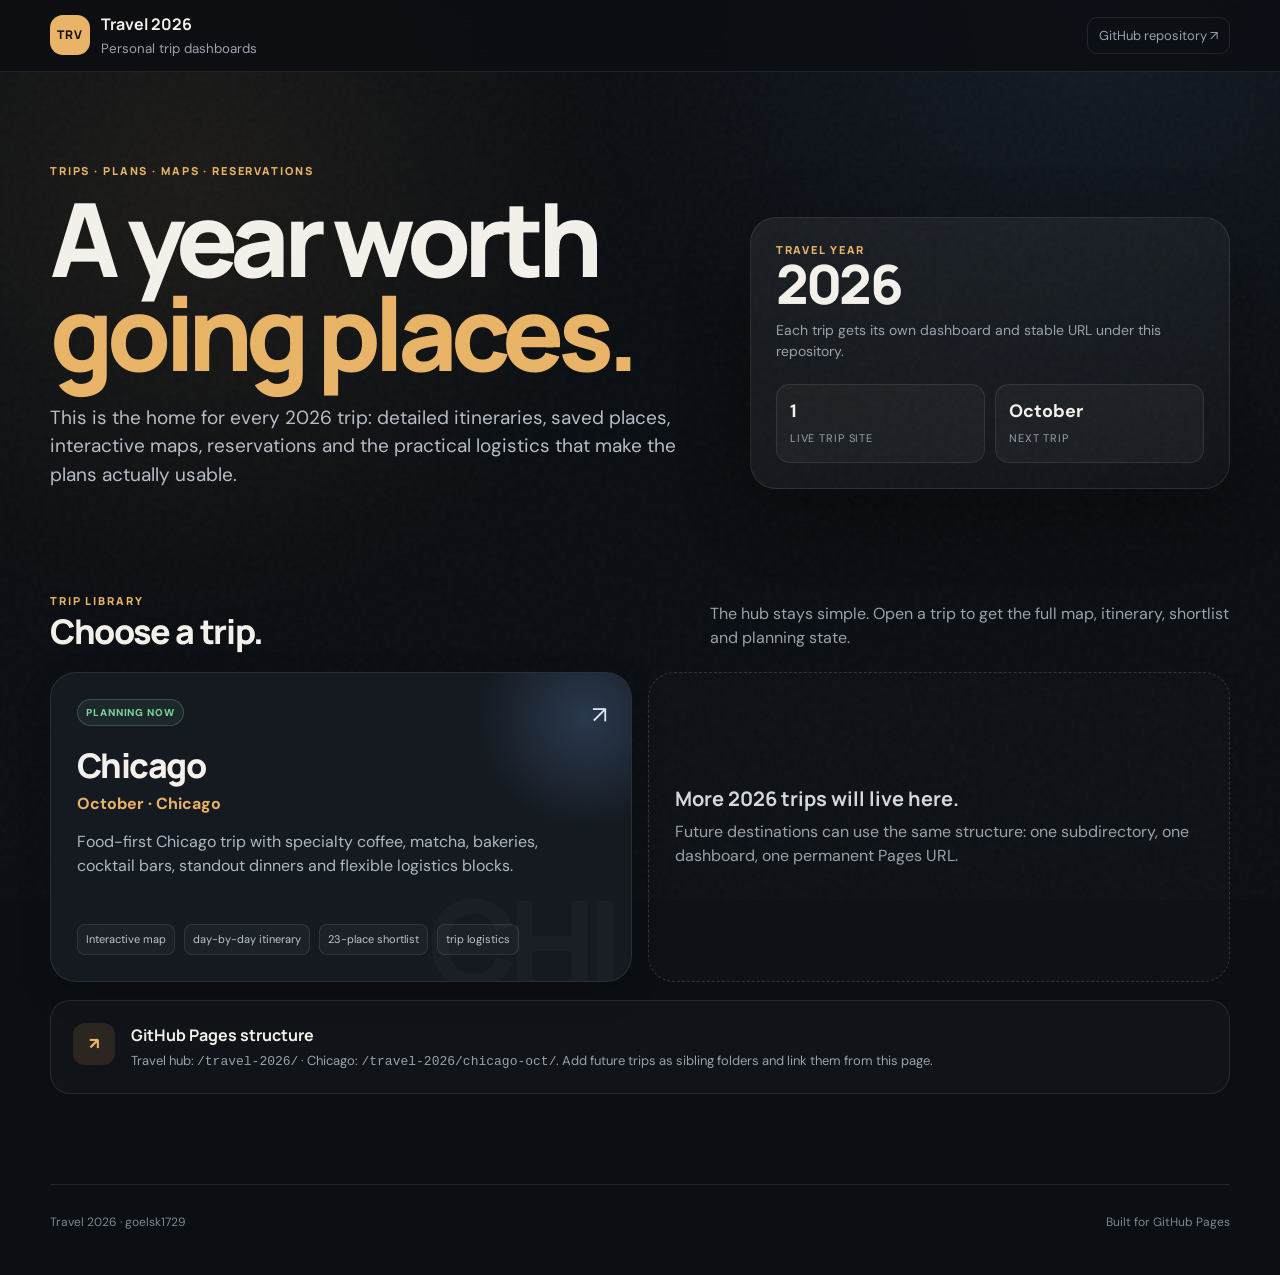
<file: index.html>
<!doctype html>
<html lang="en">
<head>
<meta charset="utf-8" />
<meta name="viewport" content="width=device-width,initial-scale=1,viewport-fit=cover" />
<meta name="theme-color" content="#0b0e12" />
<meta name="description" content="Personal travel dashboards and trip plans for 2026." />
<title>Travel 2026 · Saksham</title>
<link rel="preconnect" href="https://fonts.googleapis.com">
<link rel="preconnect" href="https://fonts.gstatic.com" crossorigin>
<link href="https://fonts.googleapis.com/css2?family=DM+Sans:wght@400;500;600;700&family=Manrope:wght@500;600;700;800&display=swap" rel="stylesheet">
<style>
:root{--bg:#0b0e12;--panel:#151a21;--panel2:#1a2028;--line:rgba(255,255,255,.09);--text:#f4f1eb;--muted:#98a2ad;--gold:#e9b467;--blue:#7bb0ff;--green:#7bd39d;--shadow:0 24px 70px rgba(0,0,0,.32);--shell:min(1180px,calc(100vw - 40px))}*{box-sizing:border-box}html{scroll-behavior:smooth}body{margin:0;background:radial-gradient(circle at 85% 0%,rgba(123,176,255,.08),transparent 30%),radial-gradient(circle at 15% 15%,rgba(233,180,103,.08),transparent 28%),var(--bg);color:var(--text);font-family:"DM Sans",system-ui,sans-serif;line-height:1.5}.noise{position:fixed;inset:0;pointer-events:none;opacity:.035;background-image:url("data:image/svg+xml,%3Csvg viewBox='0 0 180 180' xmlns='http://www.w3.org/2000/svg'%3E%3Cfilter id='n'%3E%3CfeTurbulence type='fractalNoise' baseFrequency='.88' numOctaves='4' stitchTiles='stitch'/%3E%3C/filter%3E%3Crect width='100%25' height='100%25' filter='url(%23n)' opacity='.85'/%3E%3C/svg%3E")}.shell{width:var(--shell);margin:auto}.topbar{height:72px;display:flex;align-items:center;justify-content:space-between;border-bottom:1px solid var(--line);position:sticky;top:0;background:rgba(11,14,18,.84);backdrop-filter:blur(18px);z-index:20}.topbar .shell{display:flex;justify-content:space-between;align-items:center}.brand{display:flex;align-items:center;gap:11px;text-decoration:none;color:inherit}.mark{display:grid;place-items:center;width:40px;height:40px;border-radius:13px;background:var(--gold);color:#17120c;font:800 12px/1 Manrope,sans-serif;letter-spacing:.08em}.brand b{font-family:Manrope,sans-serif}.brand small{display:block;color:var(--muted);margin-top:2px}.repo{font-size:13px;color:var(--muted);text-decoration:none;border:1px solid var(--line);padding:8px 11px;border-radius:10px}.hero{padding:92px 0 60px;display:grid;grid-template-columns:1.15fr .85fr;gap:50px;align-items:end}.overline{text-transform:uppercase;color:var(--gold);font:800 11px/1.2 Manrope,sans-serif;letter-spacing:.17em}.hero h1{font:800 clamp(50px,8vw,104px)/.92 Manrope,sans-serif;letter-spacing:-.065em;margin:14px 0 24px}.hero h1 span{color:var(--gold)}.hero p{font-size:19px;color:#b5bec8;max-width:680px;margin:0}.year-card{border:1px solid var(--line);background:linear-gradient(145deg,rgba(255,255,255,.06),rgba(255,255,255,.025));border-radius:26px;padding:25px;box-shadow:var(--shadow)}.year-card .big{font:800 54px/1 Manrope,sans-serif;letter-spacing:-.05em}.year-card p{font-size:14px;color:var(--muted);margin-top:10px}.mini-stats{display:grid;grid-template-columns:1fr 1fr;gap:10px;margin-top:22px}.mini{background:rgba(255,255,255,.035);border:1px solid var(--line);padding:13px;border-radius:14px}.mini strong{display:block;font-size:18px}.mini span{font-size:11px;color:var(--muted);text-transform:uppercase;letter-spacing:.08em}.section{padding:45px 0 90px}.section-head{display:flex;justify-content:space-between;align-items:end;gap:30px;margin-bottom:22px}.section-head h2{font:800 34px/1.05 Manrope,sans-serif;letter-spacing:-.04em;margin:7px 0 0}.section-head p{max-width:520px;color:var(--muted);margin:0}.trips{display:grid;grid-template-columns:repeat(2,1fr);gap:16px}.trip{position:relative;overflow:hidden;min-height:310px;border:1px solid var(--line);border-radius:26px;background:var(--panel);padding:26px;display:flex;flex-direction:column;text-decoration:none;color:inherit;transition:.25s ease;box-shadow:0 12px 36px rgba(0,0,0,.12)}.trip:hover{transform:translateY(-4px);border-color:rgba(233,180,103,.42);box-shadow:var(--shadow)}.trip::after{content:"";position:absolute;right:-70px;top:-70px;width:230px;height:230px;border-radius:50%;background:radial-gradient(circle,rgba(123,176,255,.2),transparent 67%)}.trip.chicago::before{content:"CHI";position:absolute;right:18px;bottom:-20px;font:800 120px/1 Manrope,sans-serif;color:rgba(255,255,255,.025);letter-spacing:-.08em}.pill{align-self:flex-start;border:1px solid rgba(123,211,157,.25);background:rgba(123,211,157,.08);color:var(--green);padding:5px 8px;border-radius:999px;font-size:10px;text-transform:uppercase;letter-spacing:.09em;font-weight:800}.trip h3{font:800 34px/1.05 Manrope,sans-serif;letter-spacing:-.045em;margin:22px 0 8px}.trip .date{font-weight:700;color:var(--gold)}.trip p{color:#aeb8c3;max-width:520px;margin:14px 0 26px}.meta{display:flex;gap:9px;flex-wrap:wrap;margin-top:auto}.meta span{font-size:11px;color:#bdc5ce;border:1px solid var(--line);background:rgba(255,255,255,.03);padding:6px 8px;border-radius:8px}.arrow{position:absolute;right:24px;top:24px;font-size:24px}.future{min-height:310px;border:1px dashed rgba(255,255,255,.14);border-radius:26px;padding:26px;display:flex;flex-direction:column;justify-content:center;color:var(--muted);background:rgba(255,255,255,.015)}.future strong{color:#d3d9df;font:700 20px Manrope,sans-serif;margin-bottom:8px}.guide{margin-top:18px;border:1px solid var(--line);border-radius:20px;padding:22px;background:rgba(255,255,255,.025);display:grid;grid-template-columns:auto 1fr;gap:16px}.guide i{font-style:normal;width:42px;height:42px;border-radius:12px;background:rgba(233,180,103,.12);display:grid;place-items:center;color:var(--gold);font-weight:900}.guide b{font-family:Manrope,sans-serif}.guide p{margin:3px 0 0;color:var(--muted);font-size:13px}.footer{padding:28px 0 45px;border-top:1px solid var(--line);display:flex;justify-content:space-between;color:#7d8792;font-size:12px}.footer a{color:inherit}@media(max-width:800px){.hero{grid-template-columns:1fr;padding-top:58px}.trips{grid-template-columns:1fr}.section-head{display:block}.section-head p{margin-top:10px}.repo{display:none}}@media(max-width:520px){:root{--shell:calc(100vw - 28px)}.hero h1{font-size:58px}.year-card{padding:20px}.trip{min-height:300px}.mini-stats{grid-template-columns:1fr 1fr}}
</style>
</head>
<body><div class="noise"></div>
<header class="topbar"><div class="shell"><a class="brand" href="./"><span class="mark">TRV</span><span><b>Travel 2026</b><small>Personal trip dashboards</small></span></a><a class="repo" href="https://github.com/goelsk1729/travel-2026" target="_blank" rel="noreferrer">GitHub repository ↗</a></div></header>
<main>
<section class="shell hero"><div><div class="overline">Trips · plans · maps · reservations</div><h1>A year worth<br><span>going places.</span></h1><p>This is the home for every 2026 trip: detailed itineraries, saved places, interactive maps, reservations and the practical logistics that make the plans actually usable.</p></div><aside class="year-card"><div class="overline">Travel year</div><div class="big">2026</div><p>Each trip gets its own dashboard and stable URL under this repository.</p><div class="mini-stats"><div class="mini"><strong>1</strong><span>live trip site</span></div><div class="mini"><strong>October</strong><span>next trip</span></div></div></aside></section>
<section class="shell section"><div class="section-head"><div><div class="overline">Trip library</div><h2>Choose a trip.</h2></div><p>The hub stays simple. Open a trip to get the full map, itinerary, shortlist and planning state.</p></div><div class="trips"><a class="trip chicago" href="./chicago-oct/"><span class="pill">Planning now</span><span class="arrow">↗</span><h3>Chicago</h3><div class="date">October · Chicago</div><p>Food-first Chicago trip with specialty coffee, matcha, bakeries, cocktail bars, standout dinners and flexible logistics blocks.</p><div class="meta"><span>Interactive map</span><span>day-by-day itinerary</span><span>23-place shortlist</span><span>trip logistics</span></div></a><div class="future"><strong>More 2026 trips will live here.</strong><span>Future destinations can use the same structure: one subdirectory, one dashboard, one permanent Pages URL.</span></div></div><div class="guide"><i>↗</i><div><b>GitHub Pages structure</b><p>Travel hub: <code>/travel-2026/</code> · Chicago: <code>/travel-2026/chicago-oct/</code>. Add future trips as sibling folders and link them from this page.</p></div></div></section>
</main><footer class="shell footer"><span>Travel 2026 · goelsk1729</span><span>Built for GitHub Pages</span></footer>
</body></html>
</file>
